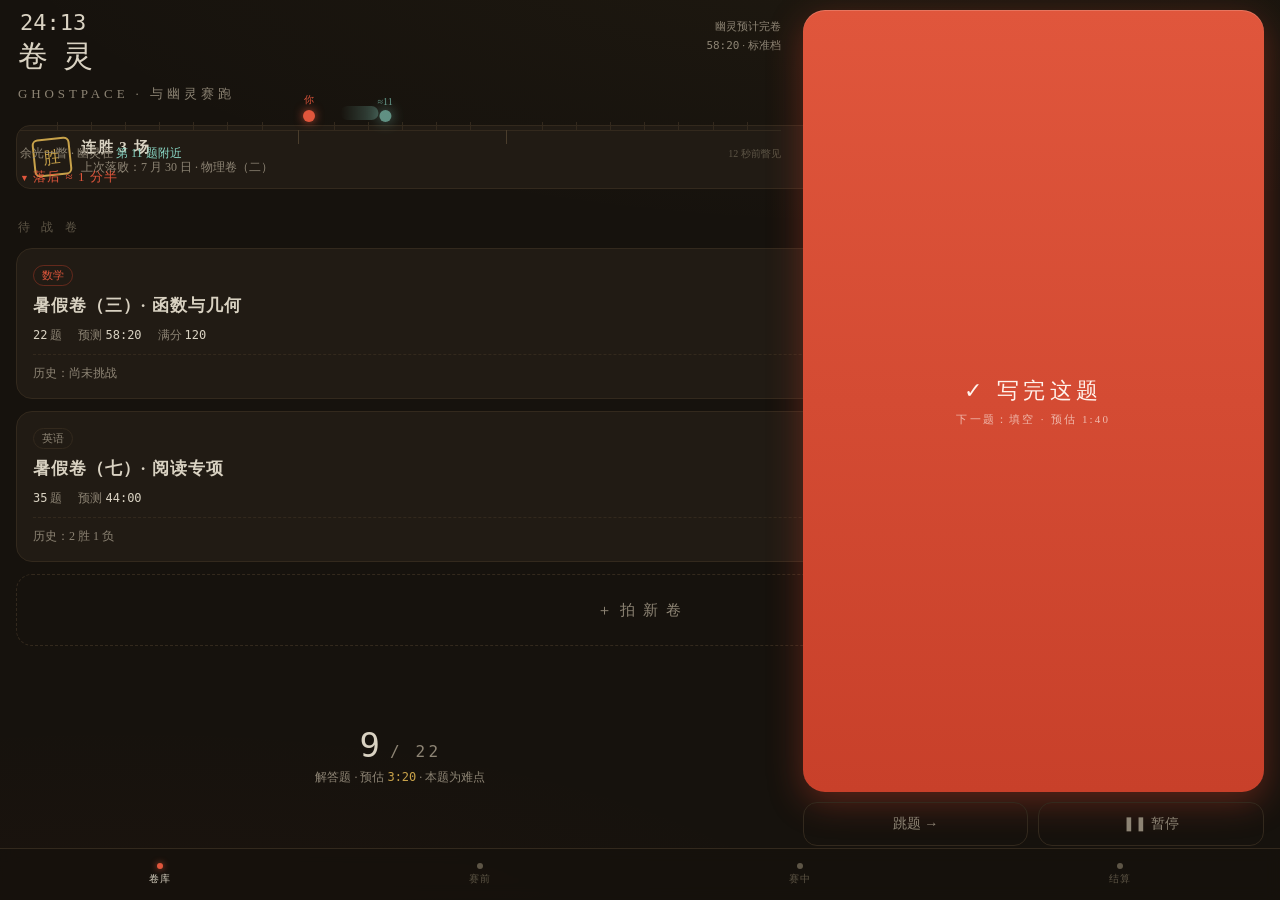
<file: design/mockup.html>
<!DOCTYPE html>
<html lang="zh">
<head>
<meta charset="utf-8">
<meta name="viewport" content="width=device-width,initial-scale=1,viewport-fit=cover">
<title>卷灵 · 设计稿</title>
<style>
:root{
  --bg:#16120d; --bg2:#1d1812; --card:#211b14; --line:#33291d;
  --ink:#d9d2c2; --dim:#8d8474; --faint:#5d5546;
  --red:#c8402a; --red-hi:#e0563c; --red-dim:rgba(200,64,42,.14);
  --ghost:#8ad8c6; --ghost-dim:rgba(138,216,198,.13);
  --gold:#c8a24a;
}
*{margin:0;padding:0;box-sizing:border-box;-webkit-tap-highlight-color:transparent}
html,body{height:100%}
body{
  background:var(--bg); color:var(--ink);
  font-family:"Songti SC","STSongti-SC-Regular",serif;
  overflow:hidden;
  background-image:
    radial-gradient(ellipse 120% 60% at 70% -10%, rgba(200,162,74,.05), transparent 60%),
    radial-gradient(ellipse 100% 50% at 10% 110%, rgba(200,64,42,.04), transparent 60%);
}
.num{font-family:ui-monospace,"SF Mono",Menlo,monospace;font-variant-numeric:tabular-nums}
.screen{position:absolute;inset:0;display:none;flex-direction:column;padding:18px 18px 74px;overflow-y:auto}
.screen.on{display:flex}
/* ---------- shared ---------- */
.tag{display:inline-block;font-size:11px;padding:2px 8px;border:1px solid var(--line);border-radius:99px;color:var(--dim)}
.tag.red{color:var(--red-hi);border-color:rgba(200,64,42,.4)}
.tag.ghost{color:var(--ghost);border-color:rgba(138,216,198,.35)}
.btn{display:flex;align-items:center;justify-content:center;border-radius:16px;border:none;font-family:inherit;cursor:pointer}
.btn-primary{background:linear-gradient(180deg,var(--red-hi),var(--red));color:#fff3ec;font-size:20px;letter-spacing:.2em;
  box-shadow:0 6px 24px rgba(200,64,42,.35), inset 0 1px 0 rgba(255,255,255,.15)}
.btn-ghost{background:transparent;border:1px solid var(--line);color:var(--dim);font-size:14px}
.seal{display:inline-flex;align-items:center;justify-content:center;border:2.5px solid var(--red);color:var(--red);
  border-radius:8px;font-size:34px;font-weight:700;width:76px;height:76px;transform:rotate(-8deg);
  text-shadow:0 0 12px rgba(200,64,42,.4);box-shadow:inset 0 0 12px rgba(200,64,42,.15)}
/* ---------- library ---------- */
.greet{margin:26px 2px 4px;font-size:30px;letter-spacing:.12em}
.greet small{display:block;font-size:13px;color:var(--dim);letter-spacing:.3em;margin-top:8px}
.streak{display:flex;align-items:center;gap:10px;margin:18px 0 22px;padding:12px 16px;background:var(--card);
  border:1px solid var(--line);border-radius:14px}
.streak .seal-mini{width:38px;height:38px;border:2px solid var(--gold);color:var(--gold);border-radius:6px;
  display:flex;align-items:center;justify-content:center;font-size:17px;transform:rotate(-6deg)}
.streak b{font-size:15px;letter-spacing:.1em}.streak span{font-size:12px;color:var(--dim);display:block;margin-top:2px}
.sec{font-size:12px;color:var(--faint);letter-spacing:.35em;margin:8px 2px 12px}
.pcard{background:var(--card);border:1px solid var(--line);border-radius:16px;padding:16px;margin-bottom:12px}
.pcard .row1{display:flex;justify-content:space-between;align-items:center;margin-bottom:8px}
.pcard h3{font-size:17px;letter-spacing:.06em;margin:6px 0 10px}
.pcard .meta{display:flex;gap:16px;font-size:12px;color:var(--dim)}
.pcard .meta b{color:var(--ink);font-weight:400}
.pcard .rec{margin-top:10px;padding-top:10px;border-top:1px dashed var(--line);font-size:12px;color:var(--dim);display:flex;justify-content:space-between}
.pcard .rec .win{color:var(--red-hi)}
.pcard.new{border:1.5px dashed var(--line);background:transparent;display:flex;align-items:center;justify-content:center;
  min-height:72px;color:var(--dim);font-size:15px;letter-spacing:.15em}
/* ---------- brief ---------- */
.brief-head{margin:24px 2px 18px}
.brief-head h2{font-size:24px;letter-spacing:.1em;margin:8px 0 12px}
.stat-row{display:flex;gap:10px;margin-bottom:20px}
.stat{flex:1;background:var(--card);border:1px solid var(--line);border-radius:14px;padding:12px 8px;text-align:center}
.stat b{display:block;font-size:19px;font-weight:400}
.stat span{font-size:11px;color:var(--dim);letter-spacing:.15em}
.qmap{background:var(--card);border:1px solid var(--line);border-radius:16px;padding:16px 14px 12px;margin-bottom:18px}
.qmap .lbl{font-size:11px;color:var(--faint);letter-spacing:.25em;margin-bottom:12px;display:flex;justify-content:space-between}
.qbars{display:flex;align-items:flex-end;gap:3px;height:64px}
.qbars i{flex:1;background:linear-gradient(180deg,#4a3d2c,#3a2f21);border-radius:2px 2px 0 0;position:relative}
.qbars i.hard{background:linear-gradient(180deg,#6b4a33,#4a3323)}
.qbars i.big{flex:2.2}
.qscale{display:flex;justify-content:space-between;font-size:10px;color:var(--faint);margin-top:6px}
.levels{display:flex;gap:10px;margin-bottom:18px}
.level{flex:1;border:1px solid var(--line);border-radius:14px;padding:12px 6px;text-align:center;background:transparent;color:var(--dim);font-family:inherit;font-size:14px;cursor:pointer}
.level.sel{border-color:rgba(138,216,198,.5);color:var(--ghost);background:var(--ghost-dim)}
.level small{display:block;font-size:10px;margin-top:4px;opacity:.7}
.check{display:flex;gap:14px;font-size:12px;color:var(--dim);margin:0 4px 22px}
.check span::before{content:"✓ ";color:var(--gold)}
/* ---------- race ---------- */
.race-top{display:flex;justify-content:space-between;align-items:baseline;padding:8px 4px 0}
.race-top .elapsed{font-size:30px}
.race-top .target{font-size:11px;color:var(--dim);text-align:right;line-height:1.7}
.track-wrap{margin:16px 0 6px;padding:14px 4px 10px;position:relative}
.track{position:relative;height:54px;border-bottom:1px solid var(--line)}
.ticks{position:absolute;left:0;right:0;bottom:0;height:8px;display:flex}
.ticks i{flex:1;border-left:1px solid var(--line)}
.ticks i.sec{border-left-color:#4a3d2c;height:14px}
.ticks i:first-child{border:none}
.marker{position:absolute;bottom:8px;transform:translateX(-50%);display:flex;flex-direction:column;align-items:center;transition:left 1.2s cubic-bezier(.3,.7,.3,1)}
.marker i{width:12px;height:12px;border-radius:50%}
.marker.you i{background:var(--red-hi);box-shadow:0 0 10px rgba(224,86,60,.8)}
.marker.you em{font-style:normal;font-size:10px;color:var(--red-hi);margin-bottom:3px;letter-spacing:.1em}
.marker.ghost{filter:blur(.4px);opacity:.85}
.marker.ghost i{background:var(--ghost);box-shadow:0 0 14px rgba(138,216,198,.9);opacity:.75}
.marker.ghost::after{content:"";position:absolute;bottom:2px;right:14px;width:38px;height:14px;
  background:linear-gradient(270deg,rgba(138,216,198,.35),transparent);border-radius:99px}
.marker.ghost em{font-style:normal;font-size:10px;color:var(--ghost);margin-bottom:3px;opacity:.8}
.glimpse{display:flex;justify-content:space-between;align-items:center;margin:2px 4px 0;font-size:12px;color:var(--dim)}
.glimpse b{color:var(--ghost);font-weight:400}
.glimpse .stale{font-size:10px;color:var(--faint)}
.behind{margin:10px 4px 0;font-size:13px;color:var(--red-hi);letter-spacing:.08em}
.behind::before{content:"▼ ";font-size:9px}
.race-mid{flex:1;display:flex;flex-direction:column;align-items:center;justify-content:center}
.race-mid .qno{font-size:52px;letter-spacing:.06em}
.race-mid .qno small{font-size:16px;color:var(--dim);letter-spacing:.2em;margin-left:8px}
.race-mid .qtype{margin-top:10px;font-size:12px;color:var(--dim)}
.race-mid .qtype b{color:var(--gold);font-weight:400}
.done-btn{height:33%;min-height:170px;font-size:26px;letter-spacing:.3em;border-radius:22px;margin-bottom:12px;
  background:linear-gradient(180deg,var(--red-hi),var(--red));color:#fff3ec;border:none;font-family:inherit;
  box-shadow:0 10px 34px rgba(200,64,42,.4), inset 0 1px 0 rgba(255,255,255,.18)}
.done-btn small{display:block;font-size:11px;letter-spacing:.2em;opacity:.65;margin-top:6px}
.race-sub{display:flex;gap:10px}
.race-sub .btn-ghost{flex:1;padding:12px 0;border-radius:14px}
/* ---------- result ---------- */
.res-head{display:flex;align-items:center;gap:20px;margin:30px 4px 24px}
.res-head h2{font-size:26px;letter-spacing:.12em}
.res-head p{font-size:13px;color:var(--dim);margin-top:8px}
.vs{display:flex;gap:10px;margin-bottom:20px}
.vs .col{flex:1;background:var(--card);border:1px solid var(--line);border-radius:16px;padding:14px;text-align:center}
.vs .col.me{border-color:rgba(200,64,42,.45)}
.vs .col.gh{border-color:rgba(138,216,198,.3)}
.vs .col span{font-size:11px;color:var(--dim);letter-spacing:.2em}
.vs .col b{display:block;font-size:24px;font-weight:400;margin-top:6px}
.vs .col .diff{font-size:11px;margin-top:4px}
.vs .col.me .diff{color:var(--red-hi)}
.qreview{background:var(--card);border:1px solid var(--line);border-radius:16px;padding:14px;margin-bottom:14px}
.qreview .lbl{font-size:11px;color:var(--faint);letter-spacing:.25em;margin-bottom:10px}
.qr{display:flex;align-items:center;gap:10px;padding:5px 0;font-size:12px}
.qr .n{width:26px;color:var(--dim)}
.qr .bars{flex:1;display:flex;flex-direction:column;gap:3px}
.qr .bar{height:5px;border-radius:3px;position:relative}
.qr .bar.pred{background:#3a3123}
.qr .bar.act{background:var(--red);opacity:.85}
.qr .bar.act.slow{background:var(--gold)}
.qr .t{width:88px;text-align:right;color:var(--faint);font-size:11px}
.replay{background:var(--ghost-dim);border:1px solid rgba(138,216,198,.25);border-radius:14px;padding:12px 14px;
  font-size:12px;color:var(--ghost);line-height:1.9;margin-bottom:20px}
.replay::before{content:"幽灵本场回放 · ";color:var(--faint);font-size:10px;letter-spacing:.2em;display:block;margin-bottom:4px}
.res-actions{display:flex;gap:10px}
.res-actions .btn-primary{flex:1.4;padding:15px 0;font-size:15px;letter-spacing:.15em}
.res-actions .btn-ghost{flex:1;padding:15px 0}
/* ---------- landscape race（横屏优先：用户比赛时横放手机） ---------- */
@media (orientation:landscape){
  .screen{padding:10px 16px 54px}
  #s-race{display:grid !important;grid-template-columns:1.25fr .75fr;
    grid-template-rows:auto auto auto auto 1fr auto;gap:2px 18px;align-items:stretch}
  #s-race .race-top{grid-column:1;grid-row:1;padding-top:0}
  #s-race .race-top .elapsed{font-size:22px}
  #s-race .track-wrap{grid-column:1;grid-row:2;margin:6px 0 0}
  #s-race .glimpse{grid-column:1;grid-row:3}
  #s-race .behind{grid-column:1;grid-row:4;margin-top:4px}
  #s-race .race-mid{grid-column:1;grid-row:5;justify-content:flex-end;padding-bottom:6px}
  #s-race .race-mid .qno{font-size:34px}
  #s-race .race-mid .qtype{margin-top:4px}
  #s-race .done-btn{grid-column:2;grid-row:1/6;height:auto;min-height:0;font-size:22px;letter-spacing:.2em;margin-bottom:0}
  #s-race .race-sub{grid-column:2;grid-row:6;margin-top:8px}
  #mocknav{height:44px}
}
/* ---------- mockup nav ---------- */
#mocknav{position:fixed;left:0;right:0;bottom:0;height:52px;display:flex;background:rgba(22,18,13,.92);
  border-top:1px solid var(--line);backdrop-filter:blur(8px);z-index:9}
#mocknav a{flex:1;display:flex;flex-direction:column;align-items:center;justify-content:center;gap:3px;
  text-decoration:none;color:var(--faint);font-size:10px;letter-spacing:.1em}
#mocknav a i{width:6px;height:6px;border-radius:50%;background:var(--faint)}
#mocknav a.on{color:var(--ink)}#mocknav a.on i{background:var(--red-hi);box-shadow:0 0 6px rgba(224,86,60,.8)}
</style>
</head>
<body>

<!-- ============ 卷库 ============ -->
<section class="screen" id="s-library">
  <div class="greet">卷 灵<small>GHOSTPACE · 与幽灵赛跑</small></div>
  <div class="streak">
    <div class="seal-mini">胜</div>
    <div><b>连胜 3 场</b><span>上次落败：7 月 30 日 · 物理卷（二）</span></div>
  </div>
  <div class="sec">待 战 卷</div>
  <div class="pcard">
    <div class="row1"><span class="tag red">数学</span><span class="tag ghost">幽灵 · 标准档</span></div>
    <h3>暑假卷（三）· 函数与几何</h3>
    <div class="meta"><span><b class="num">22</b> 题</span><span>预测 <b class="num">58:20</b></span><span>满分 <b class="num">120</b></span></div>
    <div class="rec"><span>历史：尚未挑战</span><span class="win">今日可战 →</span></div>
  </div>
  <div class="pcard">
    <div class="row1"><span class="tag">英语</span><span class="tag ghost">幽灵 · 挑战档</span></div>
    <h3>暑假卷（七）· 阅读专项</h3>
    <div class="meta"><span><b class="num">35</b> 题</span><span>预测 <b class="num">44:00</b></span></div>
    <div class="rec"><span>历史：2 胜 1 负</span><span class="win">最佳：领先 3:12</span></div>
  </div>
  <div class="pcard new">＋ 拍 新 卷</div>
</section>

<!-- ============ 赛前 ============ -->
<section class="screen" id="s-brief">
  <div class="brief-head">
    <span class="tag red">数学 · 暑假作业</span>
    <h2>暑假卷（三）· 函数与几何</h2>
  </div>
  <div class="stat-row">
    <div class="stat"><b class="num">22</b><span>题目</span></div>
    <div class="stat"><b class="num">58:20</b><span>幽灵预测完卷</span></div>
    <div class="stat"><b class="num">2:39</b><span>题均</span></div>
  </div>
  <div class="qmap">
    <div class="lbl"><span>逐题预估 · 等高条</span><span>深色=难题</span></div>
    <div class="qbars">
      <i style="height:28%"></i><i style="height:30%"></i><i style="height:26%"></i><i style="height:34%"></i>
      <i style="height:38%"></i><i style="height:32%"></i><i style="height:44%"></i><i style="height:36%"></i>
      <i class="big" style="height:52%"></i><i class="big hard" style="height:78%"></i>
      <i style="height:30%"></i><i style="height:28%"></i><i style="height:40%"></i><i style="height:34%"></i>
      <i class="big" style="height:58%"></i><i class="big hard" style="height:88%"></i>
      <i style="height:26%"></i><i style="height:32%"></i><i style="height:30%"></i>
      <i class="big" style="height:55%"></i><i class="big hard" style="height:82%"></i><i class="big" style="height:64%"></i>
    </div>
    <div class="qscale"><span>选择 ×8</span><span>填空 ×6</span><span>解答 ×8（3 道难题）</span></div>
  </div>
  <div class="sec">幽 灵 档 位</div>
  <div class="levels">
    <button class="level">轻松<small>×1.15 · 找信心</small></button>
    <button class="level sel">标准<small>×1.0 · 势均力敌</small></button>
    <button class="level">挑战<small>×0.85 · 燃烧</small></button>
  </div>
  <div class="check"><span>屏幕常亮</span><span>翻页音效</span><span>余光模式</span></div>
  <button class="btn btn-primary" style="padding:18px 0;margin-top:auto">开 卷</button>
</section>

<!-- ============ 赛中 ============ -->
<section class="screen" id="s-race">
  <div class="race-top">
    <div class="elapsed num">24:13</div>
    <div class="target">幽灵预计完卷<br><span class="num">58:20</span> · 标准档</div>
  </div>
  <div class="track-wrap">
    <div class="track">
      <div class="ticks">
        <i class="sec"></i><i></i><i></i><i></i><i></i><i></i><i></i><i></i><i class="sec"></i><i></i>
        <i></i><i></i><i></i><i></i><i class="sec"></i><i></i><i></i><i></i><i></i><i></i><i></i><i></i>
      </div>
      <div class="marker you" style="left:38%"><em>你</em><i></i></div>
      <div class="marker ghost" style="left:48%"><em>≈11</em><i></i></div>
    </div>
  </div>
  <div class="glimpse">
    <span>余光一瞥 · 幽灵在 <b>第 11 题附近</b></span>
    <span class="stale">12 秒前瞥见</span>
  </div>
  <div class="behind">落后 ≈ 1 分半</div>
  <div class="race-mid">
    <div class="qno num">9<small>/ 22</small></div>
    <div class="qtype">解答题 · 预估 <b class="num">3:20</b> · 本题为难点</div>
  </div>
  <button class="done-btn">✓ 写完这题<small>下一题：填空 · 预估 1:40</small></button>
  <div class="race-sub">
    <button class="btn btn-ghost">跳题 →</button>
    <button class="btn btn-ghost">❚❚ 暂停</button>
  </div>
</section>

<!-- ============ 结算 ============ -->
<section class="screen" id="s-result">
  <div class="res-head">
    <div class="seal">胜</div>
    <div><h2>赢 2 分 14 秒</h2><p>数学暑假卷（三）· 幽灵标准档<br>连胜第 4 场</p></div>
  </div>
  <div class="vs">
    <div class="col me"><span>你</span><b class="num">56:06</b><div class="diff">比预测快 2:14</div></div>
    <div class="col gh"><span>幽灵</span><b class="num">58:20</b><div class="diff" style="color:var(--ghost)">第 12 题曾卡壳 4 分钟</div></div>
  </div>
  <div class="qreview">
    <div class="lbl">逐题对照 · 灰=预测 红=实际 金=超时</div>
    <div class="qr"><span class="n num">1</span><div class="bars"><div class="bar pred" style="width:30%"></div><div class="bar act" style="width:26%"></div></div><span class="t num">1:15 / 1:02</span></div>
    <div class="qr"><span class="n num">2</span><div class="bars"><div class="bar pred" style="width:32%"></div><div class="bar act" style="width:41%"></div></div><span class="t num">1:20 / 1:45</span></div>
    <div class="qr"><span class="n num">9</span><div class="bars"><div class="bar pred" style="width:55%"></div><div class="bar act" style="width:48%"></div></div><span class="t num">3:20 / 2:54</span></div>
    <div class="qr"><span class="n num">12</span><div class="bars"><div class="bar pred" style="width:80%"></div><div class="bar act slow" style="width:97%"></div></div><span class="t num">5:00 / 6:12</span></div>
    <div class="qr"><span class="n num">22</span><div class="bars"><div class="bar pred" style="width:64%"></div><div class="bar act" style="width:55%"></div></div><span class="t num">4:10 / 3:32</span></div>
    <div style="text-align:right;font-size:10px;color:var(--faint);margin-top:6px">… 共 22 题，展开全部 →</div>
  </div>
  <div class="replay">第 12 题卡壳 4:03，你在此时完成反超；第 17 题幽灵回改检查 1:20。你的解答题整体比预测快 11%。</div>
  <div class="res-actions">
    <button class="btn btn-primary">录入正确率</button>
    <button class="btn btn-ghost">详细分析</button>
    <button class="btn btn-ghost">再来一卷</button>
  </div>
</section>

<nav id="mocknav">
  <a href="#/library" data-s="s-library"><i></i>卷库</a>
  <a href="#/brief" data-s="s-brief"><i></i>赛前</a>
  <a href="#/race" data-s="s-race"><i></i>赛中</a>
  <a href="#/result" data-s="s-result"><i></i>结算</a>
</nav>

<script>
function route(){
  const h=(location.hash||'#/library').replace('#/','');
  document.querySelectorAll('.screen').forEach(s=>s.classList.toggle('on', s.id==='s-'+h));
  document.querySelectorAll('#mocknav a').forEach(a=>a.classList.toggle('on', a.dataset.s==='s-'+h));
}
addEventListener('hashchange',route); route();
</script>
</body>
</html>
</file>
